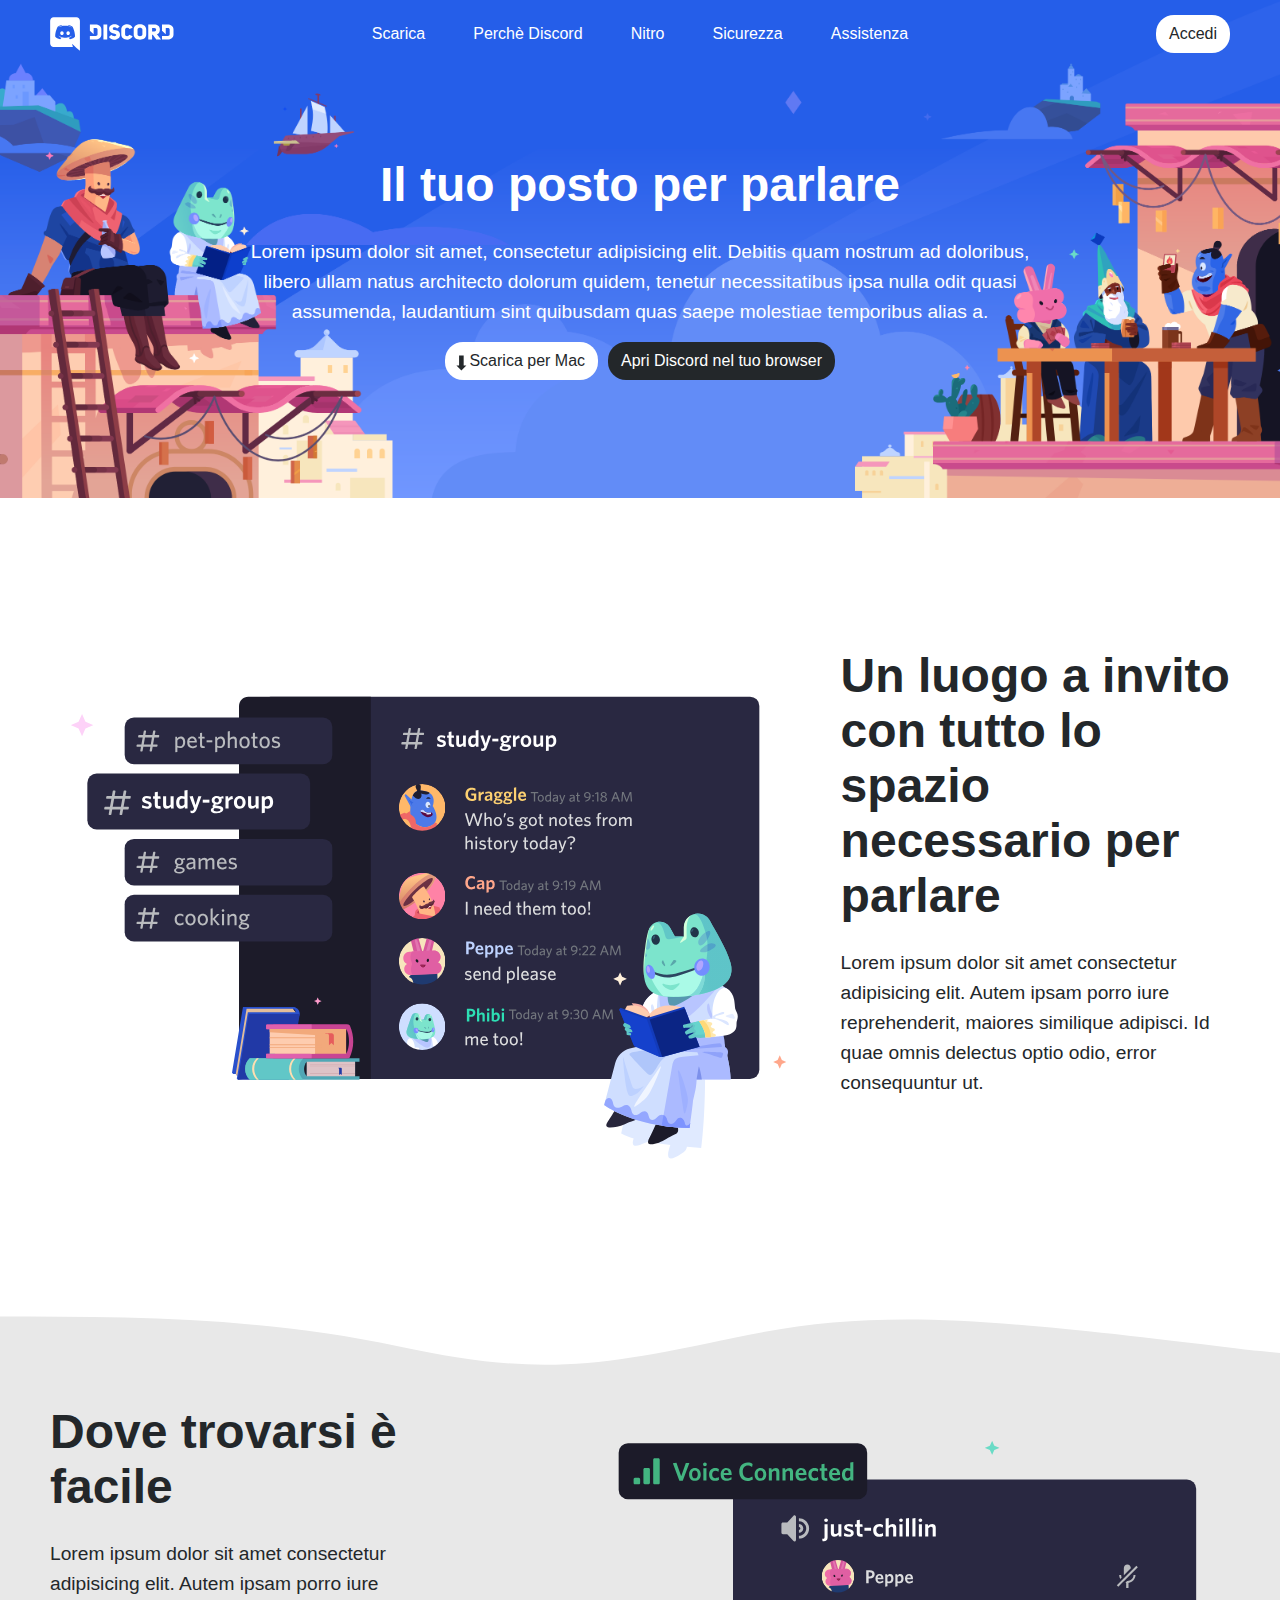
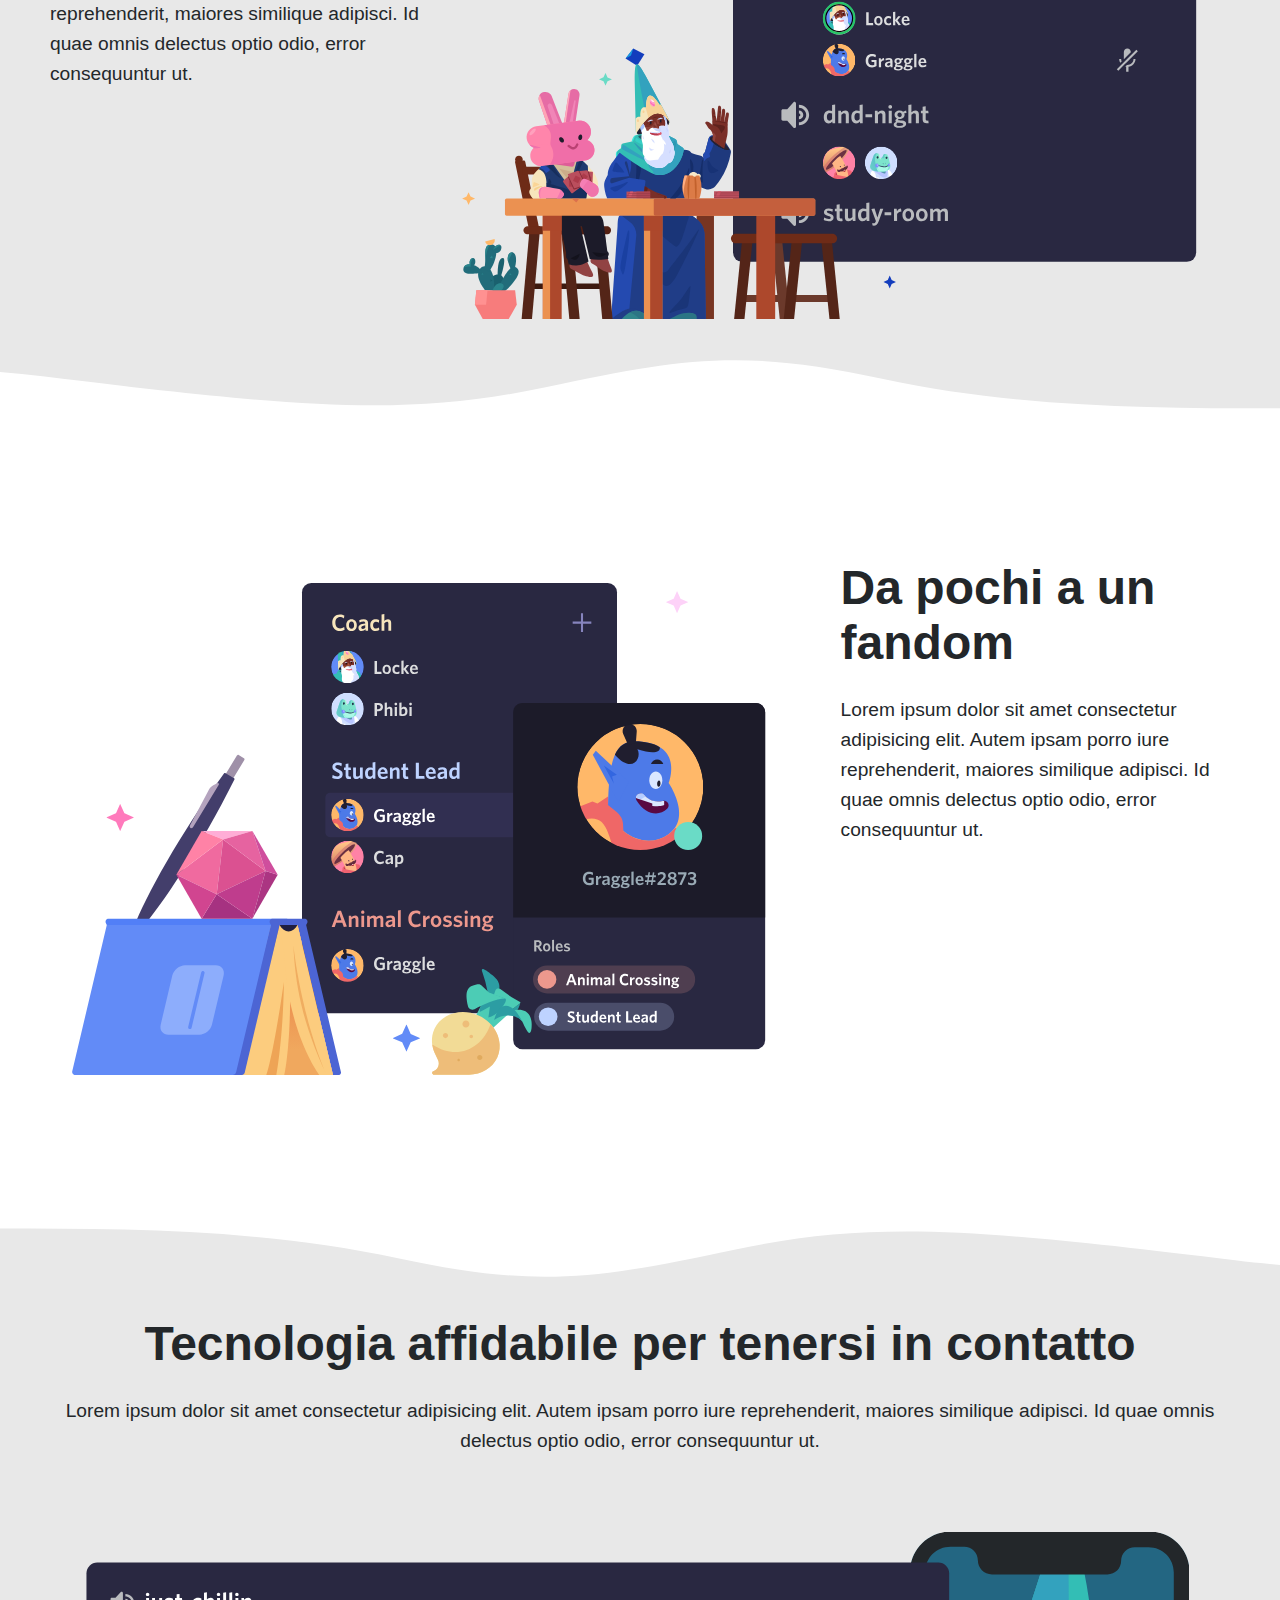
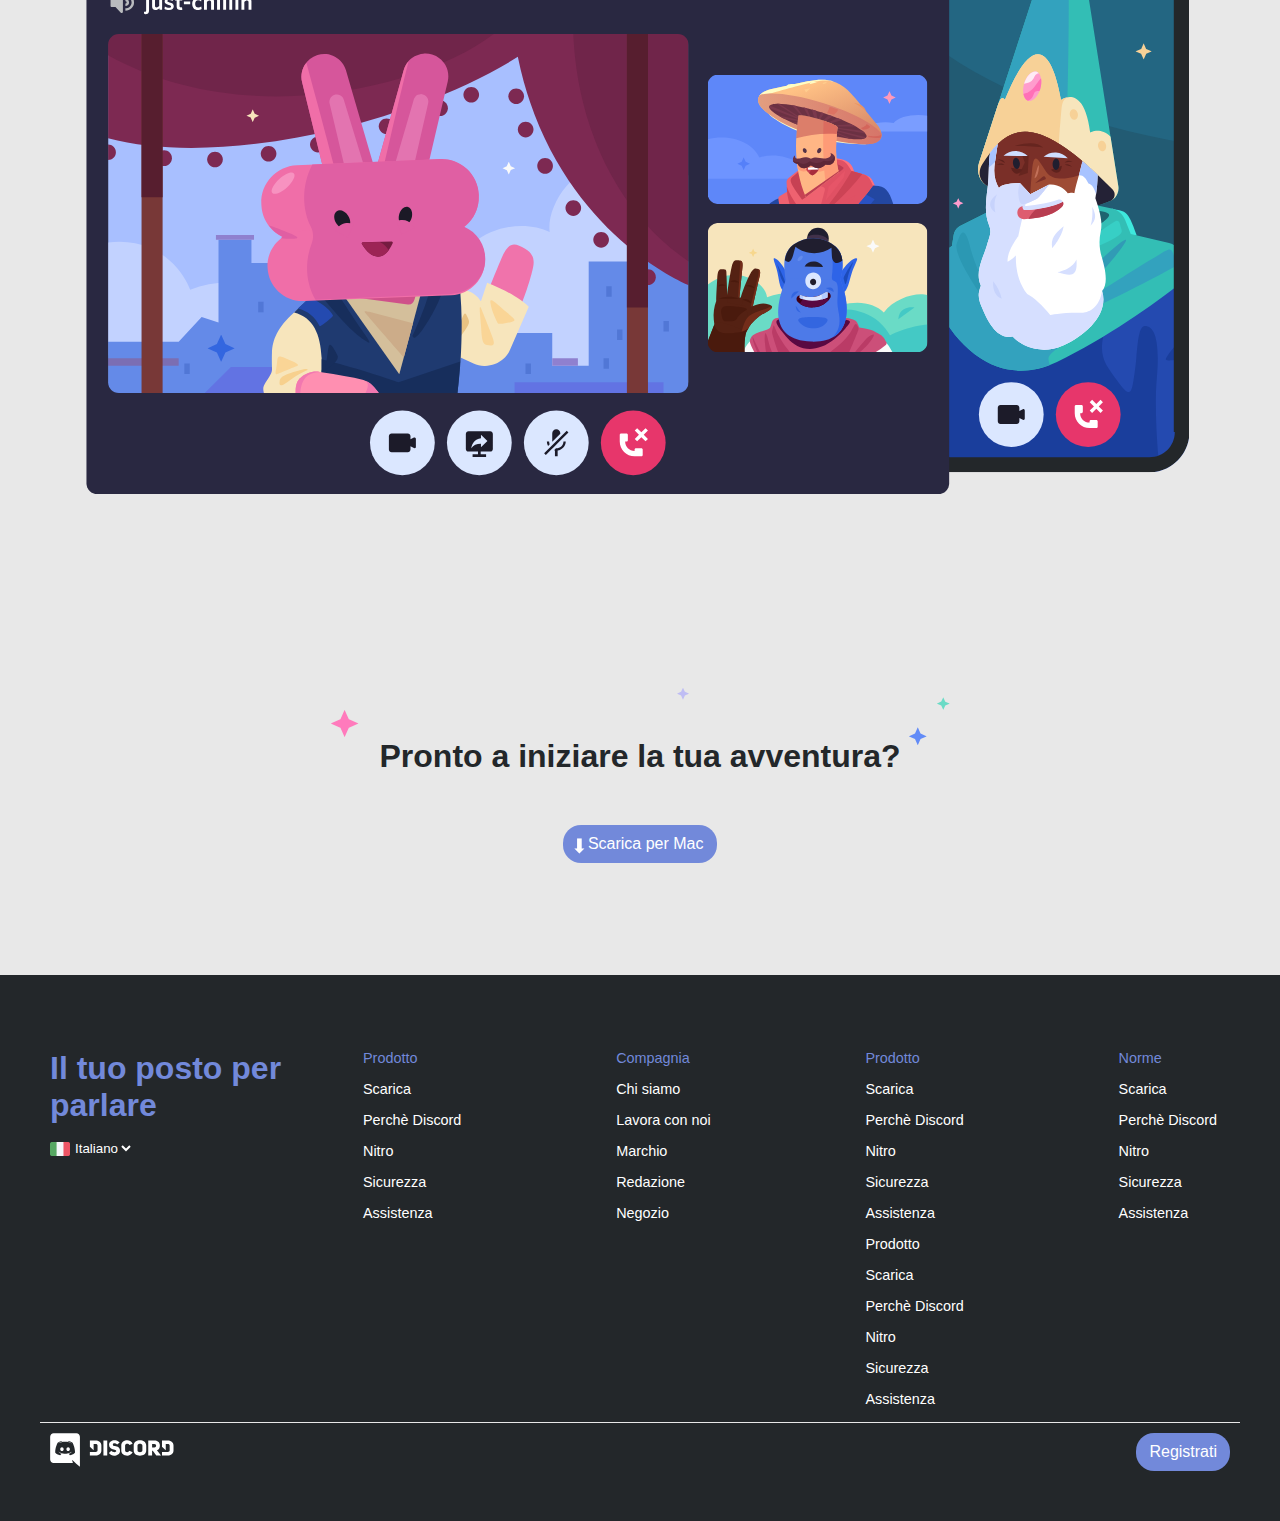
<file: index.html>
<!DOCTYPE html>
<html lang="en">

<head>
    <meta charset="UTF-8">
    <meta name="viewport" content="width=device-width, initial-scale=1.0">
    <title>Fake Discord</title>
    <link rel="stylesheet" href="https://cdnjs.cloudflare.com/ajax/libs/font-awesome/6.6.0/css/all.min.css"
        integrity="sha512-Kc323vGBEqzTmouAECnVceyQqyqdsSiqLQISBL29aUW4U/M7pSPA/gEUZQqv1cwx4OnYxTxve5UMg5GT6L4JJg=="
        crossorigin="anonymous" referrerpolicy="no-referrer" />
    <link rel="stylesheet" href="css/style.css">
</head>

<body>
    <!-- header -->
    <header class="debug bg-blue text-white">
        <nav class="outer-container d-flex flex-between row-gap-20">
            <div class="d-flex items-center"><img class="pointer" src="img/logo.svg" alt="Discord Logo"></div>
            <ul class="d-flex flex-between items-center flex-grow-1 row-gap-20">
                <li><a href="#">Scarica</a></li>
                <li><a href="#">Perchè Discord</a></li>
                <li><a href="#">Nitro</a></li>
                <li><a href="#">Sicurezza</a></li>
                <li><a href="#">Assistenza</a></li>
            </ul>
            <div class="d-flex items-center flex-end"><a href="#" class="bg-white text-dark">Accedi</a></div>
        </nav>
        <div id="hero" class="inner-container text-center">
            <h1>Il tuo posto per parlare</h1>
            <p>Lorem ipsum dolor sit amet, consectetur adipisicing elit. Debitis quam nostrum ad doloribus, libero ullam
                natus architecto dolorum quidem, tenetur necessitatibus ipsa nulla odit quasi assumenda, laudantium sint
                quibusdam quas saepe molestiae temporibus alias a.</p>
            <div class="d-flex flex-center row-gap-20">
                <a href="#call-to-action" class="bg-white text-dark"><span class="arrow">&#11015;</span> Scarica per Mac</a>
                <div class="gap"></div>
                <a href="#" class="bg-dark">Apri Discord nel tuo browser</a>
            </div>
        </div>
    </header>
    <!-- main -->
    <main class="debug">
        <!-- first section -->
        <section class="place debug">
            <div class="outer-container d-flex ">
                <div class="image debug">
                    <img src="img/item1.svg" alt="item 1">
                </div>
                <div class="content debug">
                    <h2>Un luogo a invito con tutto lo spazio necessario per parlare</h2>
                    <p>Lorem ipsum dolor sit amet consectetur adipisicing elit. Autem ipsam porro iure reprehenderit,
                        maiores similique adipisci. Id quae omnis delectus optio odio, error consequuntur ut.</p>
                </div>
            </div>
        </section>
        <!-- second section -->
        <div class="debug">
            <svg class="wave-1hkxOo" version="1.1" xmlns="http://www.w3.org/2000/svg" viewBox="0 0 1440 100"
                preserveAspectRatio="none">
                <path class="wavePath-haxJK1 animationPaused-2hZ4IO"
                    d="M826.337463,25.5396311 C670.970254,58.655965 603.696181,68.7870267 447.802481,35.1443383 C293.342778,1.81111414 137.33377,1.81111414 0,1.81111414 L0,150 L1920,150 L1920,1.81111414 C1739.53523,-16.6853983 1679.86404,73.1607868 1389.7826,37.4859505 C1099.70117,1.81111414 981.704672,-7.57670281 826.337463,25.5396311 Z"
                    fill="currentColor"></path>
            </svg>
        </div>
        <section class="meet bg-light debug">
            <div class="outer-container d-flex flex-row-reverse">
                <div class="image debug">
                    <img src="img/item2.svg" alt="item 2">
                </div>
                <div class="content debug">
                    <h2>Dove trovarsi è facile</h2>
                    <p>Lorem ipsum dolor sit amet consectetur adipisicing elit. Autem ipsam porro iure reprehenderit,
                        maiores similique adipisci. Id quae omnis delectus optio odio, error consequuntur ut.</p>
                </div>
            </div>
        </section>
        <div class="wave-upside-down debug">
            <svg class="wave-1hkxOo" version="1.1" xmlns="http://www.w3.org/2000/svg" viewBox="0 0 1440 100"
                preserveAspectRatio="none">
                <path class="wavePath-haxJK1 animationPaused-2hZ4IO"
                    d="M826.337463,25.5396311 C670.970254,58.655965 603.696181,68.7870267 447.802481,35.1443383 C293.342778,1.81111414 137.33377,1.81111414 0,1.81111414 L0,150 L1920,150 L1920,1.81111414 C1739.53523,-16.6853983 1679.86404,73.1607868 1389.7826,37.4859505 C1099.70117,1.81111414 981.704672,-7.57670281 826.337463,25.5396311 Z"
                    fill="currentColor"></path>
            </svg>
        </div>
        <!-- third section -->
        <section class="community debug">
            <div class="outer-container d-flex">
                <div class="image debug">
                    <img src="img/item3.svg" alt="item 3">
                </div>
                <div class="content debug">
                    <h2>Da pochi a un fandom</h2>
                    <p>Lorem ipsum dolor sit amet consectetur adipisicing elit. Autem ipsam porro iure reprehenderit,
                        maiores similique adipisci. Id quae omnis delectus optio odio, error consequuntur ut.</p>
                </div>
            </div>
        </section>
        <!-- fourth section -->
        <div class=" debug">
            <svg class="wave-1hkxOo" version="1.1" xmlns="http://www.w3.org/2000/svg" viewBox="0 0 1440 100"
                preserveAspectRatio="none">
                <path class="wavePath-haxJK1 animationPaused-2hZ4IO"
                    d="M826.337463,25.5396311 C670.970254,58.655965 603.696181,68.7870267 447.802481,35.1443383 C293.342778,1.81111414 137.33377,1.81111414 0,1.81111414 L0,150 L1920,150 L1920,1.81111414 C1739.53523,-16.6853983 1679.86404,73.1607868 1389.7826,37.4859505 C1099.70117,1.81111414 981.704672,-7.57670281 826.337463,25.5396311 Z"
                    fill="currentColor"></path>
            </svg>
        </div>
        <section id="technology" class="technology bg-light debug">
            <div class="outer-container text-center">

                <div class="content debug">
                    <h2>Tecnologia affidabile per tenersi in contatto</h2>
                    <p>Lorem ipsum dolor sit amet consectetur adipisicing elit. Autem ipsam porro iure reprehenderit,
                        maiores similique adipisci. Id quae omnis delectus optio odio, error consequuntur ut.</p>
                </div>
                <div class="image debug">
                    <img src="img/item4-big.svg" alt="item 4">
                </div>
            </div>
        </section>
        <!-- fifth section -->
        <section id="call-to-action" class="call-to-action d-flex flex-center items-center bg-light debug">
            <div class="outer-container items-center">
                <div class="d-flex flex-col items-center text-white debug ">
                    <h2 class="text-lg text-dark">Pronto a iniziare la tua avventura?</h2>
                    <a href="#" class="bg-contrast"><span class="arrow">&#11015;</span> Scarica per Mac</a>
                </div>
            </div>
        </section>
    </main>
    <!-- footer -->
    <footer class="bg-dark text-white debug">
        <div class="top-footer d-flex row-gap-100 outer-container">
            <div class="left">
                <h2 class="text-contrast text-lg">Il tuo posto per <br>parlare</h2>
                <div class="d-flex items-center flex-start">
                    <img src="img/ita.png" alt="ita">
                    <select class="footer-select pointer bg-dark text-white">
                        <option value="Italiano">Italiano</option>
                        <option value="Italiano">Italiano</option>
                        <option value="Italiano">Italiano</option>
                        <option value="Italiano">Italiano</option>
                        <option value="Italiano">Italiano</option>
                    </select>
                </div>
                <div class="icon-social">
                    <a href="https://x.com/" target="_blank">
                        <i class="fa-brands fa-twitter pointer"></i>
                    </a>
                    <a href=https://www.instagram.com/ target="_blank">
                        <i class="fa-brands fa-instagram pointer"></i>
                    </a>
                    <a href="https://www.facebook.com/" target="_blank">
                        <i class="fa-brands fa-facebook pointer"></i>
                    </a>
                    <a href=https://www.youtube.com/ target="_blank">
                        <i class="fa-brands fa-youtube pointer"></i>
                    </a>
                </div>
            </div>
            <ul class="d-flex flex-between text-sm">
                <li class="d-flex">
                    <ul class="inner-list">
                        <li><a href="#">Prodotto</a></li>
                        <li><a href="#">Scarica</a></li>
                        <li><a href="#">Perchè Discord</a></li>
                        <li><a href="#">Nitro</a></li>
                        <li><a href="#">Sicurezza</a></li>
                        <li><a href="#">Assistenza</a></li>
                    </ul>
                </li>
                <li class="d-flex">
                    <ul class="inner-list">
                        <li><a href="#">Compagnia</a></li>
                        <li><a href="#">Chi siamo</a></li>
                        <li><a href="#">Lavora con noi</a></li>
                        <li><a href="#">Marchio</a></li>
                        <li><a href="#">Redazione</a></li>
                        <li><a href="#">Negozio</a></li>
                    </ul>
                </li>
                <li class="d-flex">
                    <ul class="inner-list">
                        <li><a href="#">Prodotto</a></li>
                        <li><a href="#">Scarica</a></li>
                        <li><a href="#">Perchè Discord</a></li>
                        <li><a href="#">Nitro</a></li>
                        <li><a href="#">Sicurezza</a></li>
                        <li><a href="#">Assistenza</a></li>
                        <li><a href="#">Prodotto</a></li>
                        <li><a href="#">Scarica</a></li>
                        <li><a href="#">Perchè Discord</a></li>
                        <li><a href="#">Nitro</a></li>
                        <li><a href="#">Sicurezza</a></li>
                        <li><a href="#">Assistenza</a></li>
                    </ul>
                </li>
                <li class="d-flex">
                    <ul class="inner-list">
                        <li><a href="#">Norme</a></li>
                        <li><a href="#">Scarica</a></li>
                        <li><a href="#">Perchè Discord</a></li>
                        <li><a href="#">Nitro</a></li>
                        <li><a href="#">Sicurezza</a></li>
                        <li><a href="#">Assistenza</a></li>
                    </ul>
                </li>
            </ul>
        </div>
        <div class="bottom-footer d-flex flex-between outer-container">
            <div><img class="pointer" src="img/logo.svg" alt="Discord Logo"></div>
            <a href="#" class="bg-contrast">Registrati</a>
        </div>
    </footer>
</body>

</html>
</file>
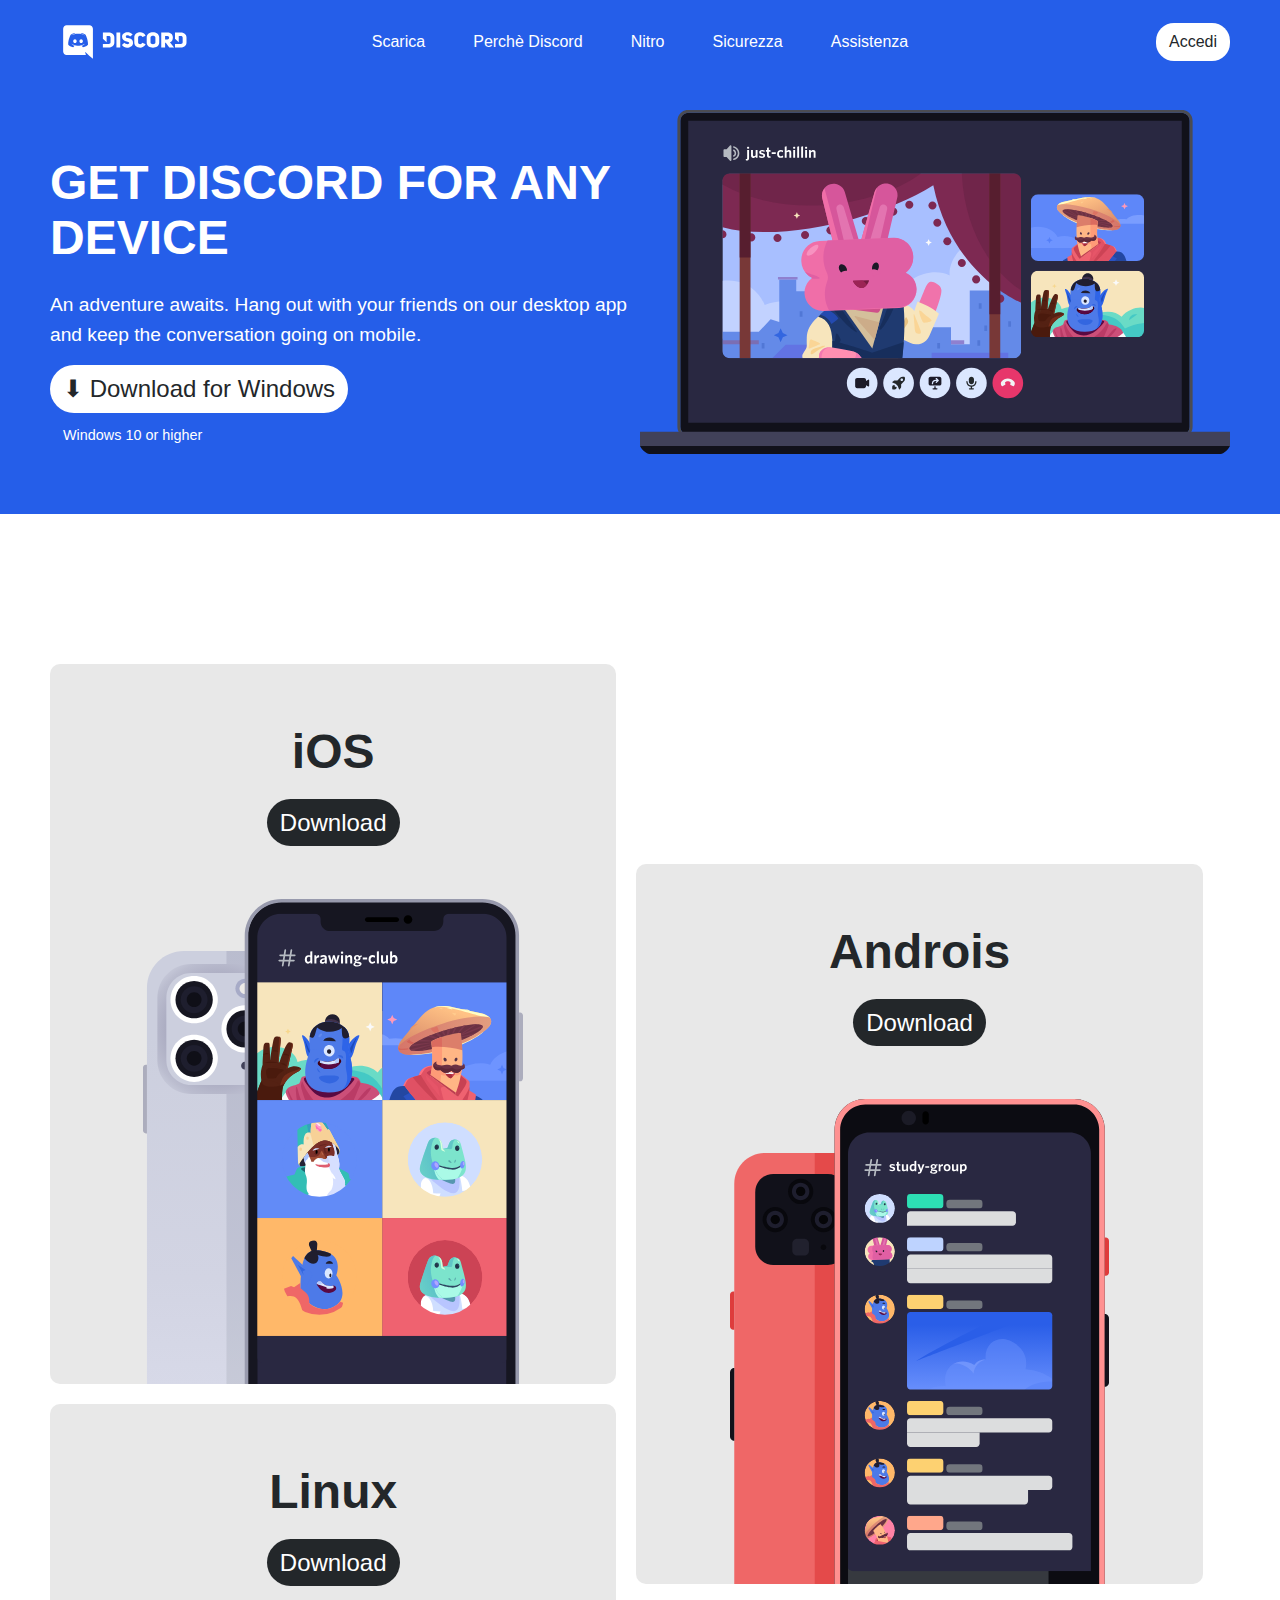
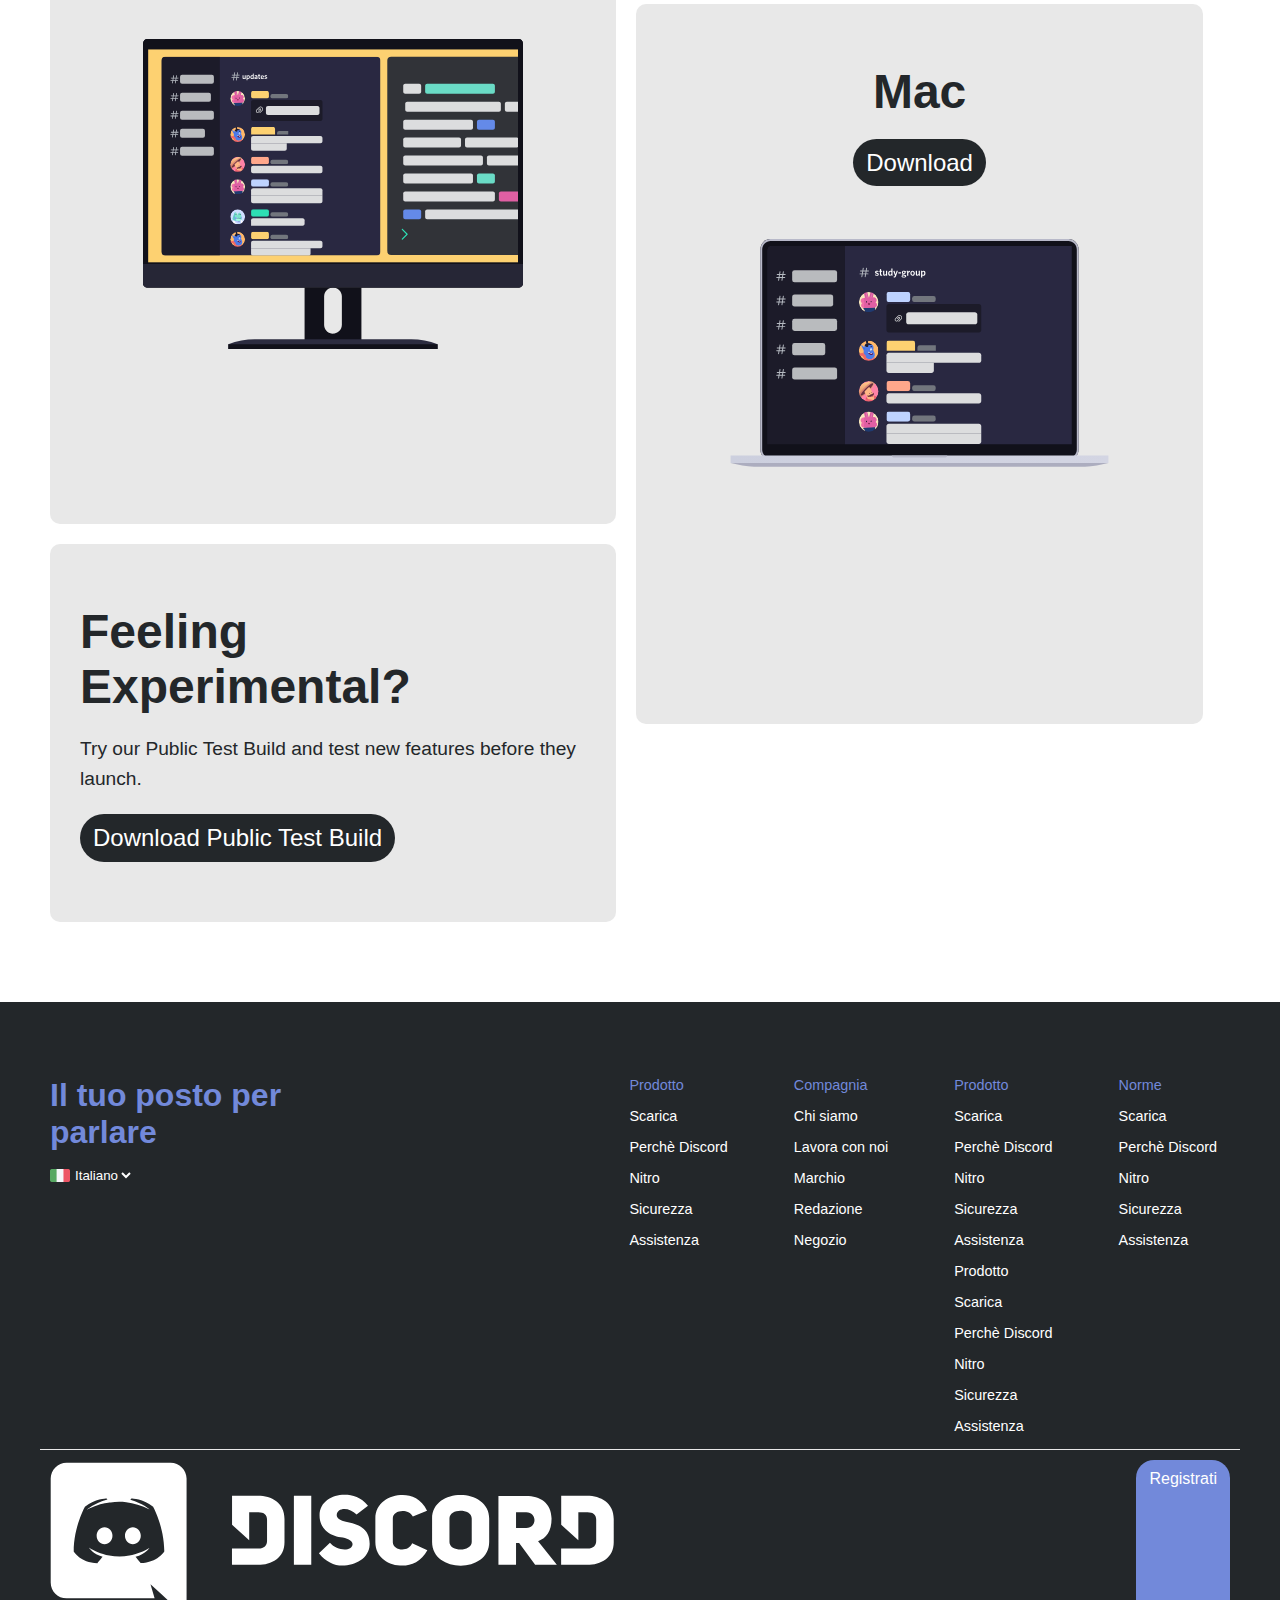
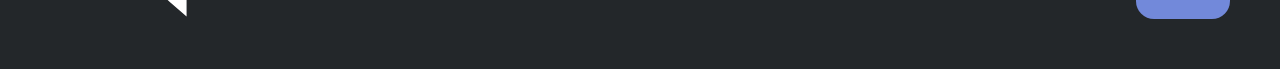
<file: download.html>
<!DOCTYPE html>
<html lang="en">

<head>
    <meta charset="UTF-8">
    <meta name="viewport" content="width=device-width, initial-scale=1.0">
    <title>Fake Discord</title>
    <link rel="stylesheet" href="https://cdnjs.cloudflare.com/ajax/libs/font-awesome/6.6.0/css/all.min.css"
        integrity="sha512-Kc323vGBEqzTmouAECnVceyQqyqdsSiqLQISBL29aUW4U/M7pSPA/gEUZQqv1cwx4OnYxTxve5UMg5GT6L4JJg=="
        crossorigin="anonymous" referrerpolicy="no-referrer" />
    <link rel="stylesheet" href="css/style.css">
    <link rel="stylesheet" href="css/download.css">
</head>

<body>
    <!-- header -->
    <header class="debug bg-blue text-white">
        <nav class="outer-container d-flex flex-between row-gap-20">
            <div class="d-flex items-center">
                <a href="." class="logo">
                    <img class="pointer d-flex flex-center items-center" src="img/logo.svg" alt="Discord Logo">
                </a>
            </div>
            <ul class="d-flex flex-between items-center flex-grow-1 row-gap-20">
                <li><a href="#">Scarica</a></li>
                <li><a href="#">Perchè Discord</a></li>
                <li><a href="#">Nitro</a></li>
                <li><a href="#">Sicurezza</a></li>
                <li><a href="#">Assistenza</a></li>
            </ul>
            <div class="d-flex items-center flex-end"><a href="#" class="bg-white text-dark">Accedi</a></div>
        </nav>
        <div id="hero-download" class="outer-container d-flex flex-between items-center debug-2">
            <div class="content d-flex flex-col items-start debug-2">
                <h1>get discord for any device</h1>
                <p>An adventure awaits. Hang out with your friends on our desktop app and keep the conversation going on
                    mobile.</p>
                <div class="d-flex flex-center row-gap-20">
                    <a href="#" class="download d-flex items-center bg-white text-dark">&#11015; Download
                        for Windows</a>
                </div>
            </div>
            <div class="image debug-2">
                <img src="img/discord_download_header_image.svg" alt="">
            </div>
        </div>
    </header>
    <!-- main -->
    <main class="debug">
        <div class="main outer-container d-flex gap-20">
            <div class="left-main d-flex flex-col gap-20 debug-2">
                <div class="bg-light d-flex flex-col items-center debug-2">
                    <h2>iOS</h2>
                    <div>
                        <a href="#" class="bg-dark text-white">Download</a>
                    </div>
                    <div class="debug-2">
                        <img src="img/discord_download_ios.svg" alt="ios">
                    </div>
                </div>
                <div class="bg-light d-flex flex-col items-center debug-2">
                    <h2>Linux</h2>
                    <div>
                        <a href="#" class="bg-dark text-white">Download</a>
                    </div>
                    <div class="debug-2">
                        <img src="img/discord_download_linux.svg" alt="linux">
                    </div>
                </div>
                <div class="experimental bg-light d-flex flex-col flex-between items-start gap-20">
                    <h2>Feeling Experimental?</h2>
                    <p>Try our Public Test Build and test new features before they launch.</p>
                    <a href="#" class="bg-dark text-white">Download Public Test Build</a>
                </div>
            </div>
            <div class="right-main d-flex flex-col gap-20 debug-2">
                <div class="bg-light d-flex flex-col items-center debug-2">
                    <h2>Androis</h2>
                    <div>
                        <a href="#" class="bg-dark text-white">Download</a>
                    </div>
                    <div class="debug-2">
                        <img src="img/discord_download_android.svg" alt="android">
                    </div>
                </div>
                <div class="bg-light d-flex flex-col items-center debug-2">
                    <h2>Mac</h2>
                    <div>
                        <a href="#" class="bg-dark text-white">Download</a>
                    </div>
                    <div class="debug-2">
                        <img src="img/discord_download_mac.svg" alt="Mac">
                    </div>
                </div>
            </div>
        </div>
    </main>
    <!-- footer -->
    <footer class="bg-dark text-white debug">
        <div class="top-footer d-flex row-gap-100 outer-container">
            <div class="left">
                <h2 class="text-contrast text-lg">Il tuo posto per <br>parlare</h2>
                <div class="d-flex items-center flex-start">
                    <img src="img/ita.png" alt="ita">
                    <select class="footer-select pointer bg-dark text-white">
                        <option value="Italiano">Italiano</option>
                        <option value="Italiano">Italiano</option>
                        <option value="Italiano">Italiano</option>
                        <option value="Italiano">Italiano</option>
                        <option value="Italiano">Italiano</option>
                    </select>
                </div>
                <div class="icon-social">
                    <a href="https://x.com/" target="_blank">
                        <i class="fa-brands fa-twitter pointer"></i>
                    </a>
                    <a href=https://www.instagram.com/ target="_blank">
                        <i class="fa-brands fa-instagram pointer"></i>
                    </a>
                    <a href="https://www.facebook.com/" target="_blank">
                        <i class="fa-brands fa-facebook pointer"></i>
                    </a>
                    <a href=https://www.youtube.com/ target="_blank">
                        <i class="fa-brands fa-youtube pointer"></i>
                    </a>
                </div>
            </div>
            <ul class="d-flex flex-between text-sm">
                <li class="d-flex">
                    <ul class="inner-list">
                        <li><a href="#">Prodotto</a></li>
                        <li><a href="#">Scarica</a></li>
                        <li><a href="#">Perchè Discord</a></li>
                        <li><a href="#">Nitro</a></li>
                        <li><a href="#">Sicurezza</a></li>
                        <li><a href="#">Assistenza</a></li>
                    </ul>
                </li>
                <li class="d-flex">
                    <ul class="inner-list">
                        <li><a href="#">Compagnia</a></li>
                        <li><a href="#">Chi siamo</a></li>
                        <li><a href="#">Lavora con noi</a></li>
                        <li><a href="#">Marchio</a></li>
                        <li><a href="#">Redazione</a></li>
                        <li><a href="#">Negozio</a></li>
                    </ul>
                </li>
                <li class="d-flex">
                    <ul class="inner-list">
                        <li><a href="#">Prodotto</a></li>
                        <li><a href="#">Scarica</a></li>
                        <li><a href="#">Perchè Discord</a></li>
                        <li><a href="#">Nitro</a></li>
                        <li><a href="#">Sicurezza</a></li>
                        <li><a href="#">Assistenza</a></li>
                        <li><a href="#">Prodotto</a></li>
                        <li><a href="#">Scarica</a></li>
                        <li><a href="#">Perchè Discord</a></li>
                        <li><a href="#">Nitro</a></li>
                        <li><a href="#">Sicurezza</a></li>
                        <li><a href="#">Assistenza</a></li>
                    </ul>
                </li>
                <li class="d-flex">
                    <ul class="inner-list">
                        <li><a href="#">Norme</a></li>
                        <li><a href="#">Scarica</a></li>
                        <li><a href="#">Perchè Discord</a></li>
                        <li><a href="#">Nitro</a></li>
                        <li><a href="#">Sicurezza</a></li>
                        <li><a href="#">Assistenza</a></li>
                    </ul>
                </li>
            </ul>
        </div>
        <div class="bottom-footer d-flex flex-between outer-container">
            <div><img class="pointer" src="img/logo.svg" alt="Discord Logo"></div>
            <a href="#" class="bg-contrast">Registrati</a>
        </div>
    </footer>
</body>
</html>
</file>
<file: css/style.css>
* {
    margin: 0;
    padding: 0;
    box-sizing: border-box;
}

:root {
    --color-blue: #255EE9;
    --color-dark: #23272A;
    --color-light: #e8e8e8;
    --color-contrast: #7289DA;
    --font-small: .9rem;
}

html {
    scroll-behavior: smooth;
}

body {
    font-family: Whitney, 'Helvetica Neue', Helvetica, Arial, sans-serif;
    color: var(--color-dark);
}

a {
    text-decoration: none;
    color: inherit;
    padding: 10px 13px;
    border: none;
    border-radius: 18px;
    cursor: pointer;
    transition: all .35s ease-in-out;
}

ul {
    list-style: none;
}

p {
    line-height: 30px;
    font-size: 1.2rem;
}

h1,
h2 {
    font-size: 3rem;
}

h1+p,
h2+p {
    margin-top: 25px;
}

.debug {
    /* border: 1px solid red; */
}

/* background color */
.bg-blue {
    background-color: var(--color-blue);
}

.bg-light {
    background-color: var(--color-light);
}

.bg-dark {
    background-color: var(--color-dark);
}

.bg-white {
    background-color: white;
}

.bg-contrast {
    background-color: var(--color-contrast);
}

/* text format */
.text-white {
    color: #fff;
}

.text-contrast {
    color: var(--color-contrast);
}

.text-dark {
    color: var(--color-dark);
}

.text-center {
    text-align: center;
}

.text-lg {
    font-size: 2rem;
}

.text-sm {
    font-size: var(--font-small);
}

.pointer {
    cursor: pointer;
}

/* utility flex */
.d-flex {
    display: flex;
    flex-wrap: wrap;
    /* facoltativo, uso per responsive*/
}

.flex-row {
    flex-direction: row;
}

.flex-row-reverse {
    flex-direction: row-reverse;
}

.flex-col {
    flex-direction: column;
}

.flex-between {
    justify-content: space-between;
}

.flex-center {
    justify-content: center;
}

.flex-start {
    justify-content: flex-start;
}

.flex-end {
    justify-content: flex-end;
}

.flex-grow-1 {
    flex-grow: 1;
}

.flex-wrap {
    flex-wrap: wrap;
}

.items-center {
    align-items: center;
}

.items-start {
    align-items: flex-start;
}

.content-start {
    align-content: flex-start;
}



/* container */
.outer-container {
    /* border: 1px solid blue; */
    max-width: 1200px;
    margin-inline: auto;
    padding: 0 10px;
}

.inner-container {
    /* border: 1px solid green; */
    max-width: 800px;
    margin-inline: auto;
    padding: 0 10px;
}

/* hovers */
a:hover:not(.top-footer ul a) {
    box-shadow: 2px 5px 15px #fff;
    transform: translateY(-5px);
}

.top-footer a:hover {
    text-decoration: underline;
}

a:not(:not(.bg-white)):hover, a:not(:not(.bg-dark)):hover {
    background-color: var(--color-blue);
    color: #fff;
}

a:not(:not(.bg-contrast)):hover {
    background-color: #fff;
    color: var(--color-contrast);
}

.icon-social a {
    display: flex;
    justify-content: center;
    align-items: center;
}

.icon-social a:hover{
    margin-inline: 4px;
    transform: scale(110%);
    text-decoration: none;
}

.icon-social a:nth-child(1):hover {
    background-color: var(--color-blue);
}
.icon-social a:nth-child(2):hover {
    background: linear-gradient(to bottom right, #AC0FF1, #FD098F );
}
.icon-social a:nth-child(3):hover {
    background-color: #415CA0;
}
.icon-social a:nth-child(4):hover {
    background-color: #FE080A;
}


/* header */
header {
    background-image: url("../img/jumbo.png");
    background-repeat: no-repeat;
    /* background-position: center; */
    height: 530px;
    background-size: cover;
    background-position: center;
}

header nav {
    padding-top: 15px;
}

header li a {
    padding: 10px 15px;
}

header nav> :first-child,
header nav> :last-child {
    width: 26%;
}

#hero {
    /* vai giu */
}

header p {
    margin-bottom: 15px;
}

.arrow {
    display: inline-block;
    font-size: .5rem;
    scale: 250%;
}

.gap {
    display: inline-block;
    width: 10px;
}


/* main */
.wave-1hkxOo {
    display: block;
}

.wave-1hkxOo path {
    fill: var(--color-light);
}

.wave-upside-down {
    transform: rotate(180deg);
}

main>section:not(.bg-light),
main>div:not(.wave-upside-down) {
    /* background-color: red; */
    margin-top: 150px;
}

main img {
    object-fit: contain;
    width: 100%;
    height: 100%;
}

main section .image {
    flex: 1 0 67%;
}

main section .content {
    flex: 1 0 33%;
    min-width: 350px;
}

#technology .image,
#technology .content {
    width: 100%;
}

#call-to-action {
    height: 400px;
}

#call-to-action>div>div {
    padding: 50px 50px 0px;
    background-image: url("../img/stars.svg");
    background-repeat: no-repeat;
    background-size: contain;
}

#call-to-action h2 {
    margin-bottom: 50px;
}

/* footer */
footer {
    padding-top: 75px;
    padding-bottom: 50px;
}

/* top-footer */
.left {
    float: left;
    min-width: 300px;
}

.left img {
    width: 20px;
}

.left div:nth-child(2) {
    margin: 15px auto;
}

.top-footer {
    border-bottom: 1px solid var(--color-light);
    margin-bottom: 10px;
}

.top-footer ul {
    flex-grow: 1;
}

.inner-list li {
    font-size: var(--font-small);
}

.inner-list li:first-child {
    color: var(--color-contrast);
}

.inner-list li {
    margin-bottom: 15px;
}

.icon-social {
    width: 50%;
    display: flex;
    justify-content: space-between;
    align-items: center;
}

.icon-social>i {
    font-size: 19px;
}

.footer-select {
    border-color: transparent;
}

/* bottom-footer */

/* responsiveness 
provo a giocare un po con gli effetti e conseguenze del flex e vedere quanto responsive puo essere la pagina
*/
.row-gap-20 {
    row-gap: 20px;
}

.row-gap-100 {
    row-gap: 100px;
}

main section>div {
    row-gap: 100px;
}

header {
    height: fit-content;
    padding-top: 15px;
    padding-bottom: 15px;
}

#hero {
    min-height: 430px;
    display: flex;
    flex-flow: column wrap;
    align-items: center;
    justify-content: center;
}
</file>
<file: css/download.css>
header {
    background-image: none;
}

h1 {
    text-transform: uppercase;
}

.debug-2 {
    /* border: 1px solid red; */
}

/* header */

#hero-download {
    min-height: 430px;
}

#hero-download > div {
    width: 50%;
}

#hero-download a, main a {
    font-size: 1.5rem;
    border-radius: 50px;
    position:relative;
}

#hero-download .download::after {
    content: "Windows 10 or higher";
    display: block;
    position: absolute;
    bottom: -30px;
    font-size: var(--font-small);
    color: #fff;

}

/* main */
.outer-container > div {
    width: 48%;
}
.main > div > div {
    width: 100%;
    height: 80vh;
    flex-wrap: nowrap;
    overflow: hidden;
    border-radius: 10px;
    padding: 60px 30px;
}

.main > div > div > :nth-child(1) {
    /* margin-top: 60px; */
}
.main > div > div > :nth-child(2) {
    margin-top: 30px;
    margin-bottom: 60px;
    /* background-color: blue; */
}
.main > div > div > div:last-child {
    width: 75%;
}

.experimental {
    height: auto !important;
}
.experimental p {
    margin-block: 0 !important;
}

.right-main {
    transform: translateY(200px);
}

/* footer */

footer {
    margin-top: 80px;
}

/* img personal reset */
img {
    width: 100%;
    height: 100%;
    object-fit: contain;
}

/* utility flex */ 
.flex-row {
    flex-direction: row;
}
.items-start {
    align-items: flex-start;
}

.gap-20 {
    gap: 20px;
}
</file>
